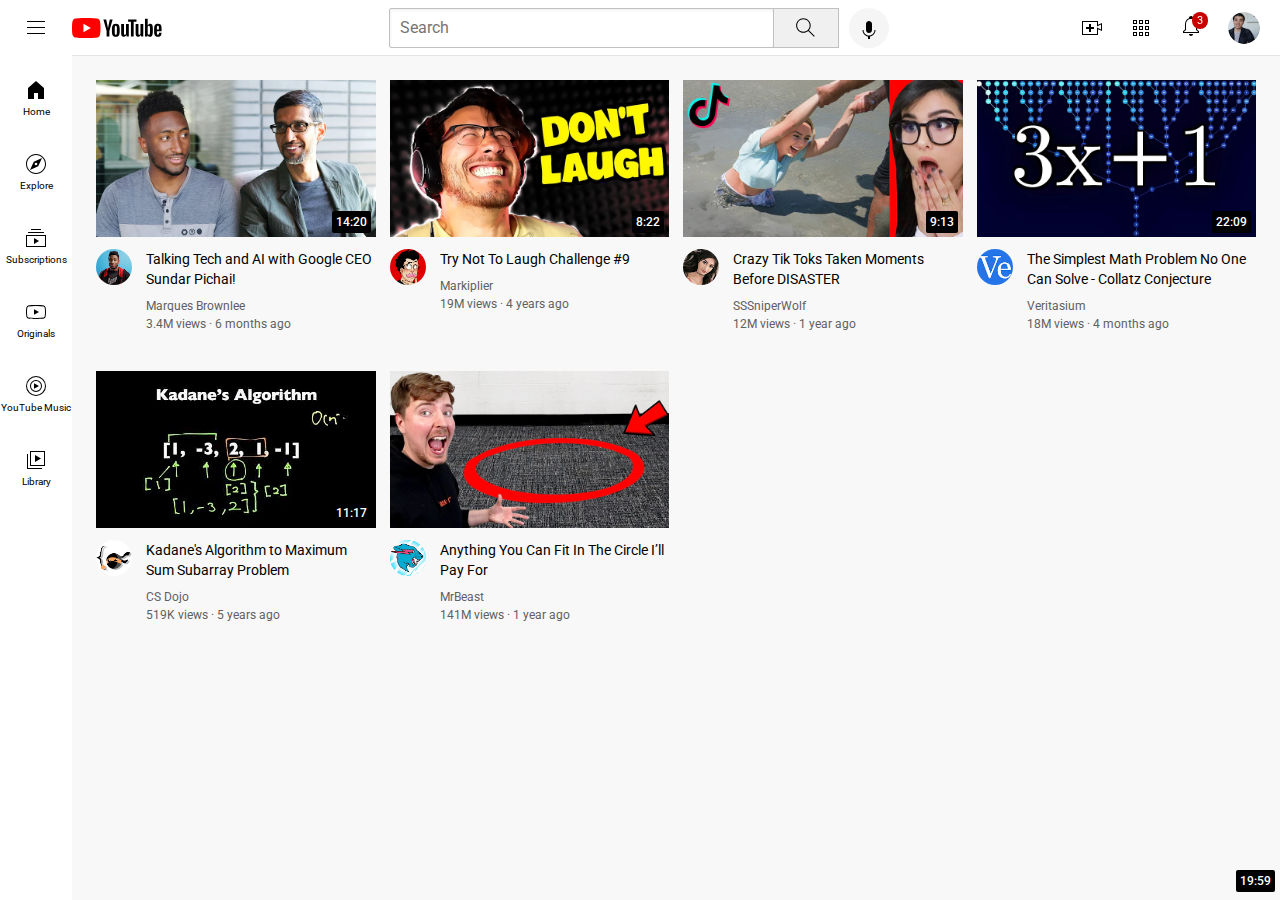
<file: index.html>
<!DOCTYPE html>
<html>
    <head>
        <title>Youtube.com Clone</title>
        <link rel="preconnect" href="https://fonts.googleapis.com">
        <link rel="preconnect" href="https://fonts.gstatic.com" crossorigin>
        <link href="https://fonts.googleapis.com/css2?family=Roboto:wght@400;500;700&display=swap" rel="stylesheet">
        
        <link rel="stylesheet" href="styles/general.css">
        <link rel="stylesheet" href="styles/video.css">
        <link rel="stylesheet" href="styles/header.css">
        <link rel="stylesheet" href="styles/sidebar.css">
    </head>
    <body>
        <div class="header">
            <div class="left-section">
                <img class="hamburger-menu"src="icons/hamburger-menu.svg">
                <img class="youtube-logo"src="icons/youtube-logo.svg">
            </div>
            <div class="middle-section">
                <input class="search-bar" type="text" placeholder="Search">
                <button class="search-button">
                    <img class="search-icon"src="icons/search.svg">
                    <div class="tool-tip">Search</div>
                </button>
                <button class="voice-search-button">
                    <img class="voice-search-icon"src="icons/voice-search-icon.svg">
                    <div class="tool-tip">Search with your voice</div>
                </button>
            </div>
            <div class="right-section">
                <div class="upload-icon-container">
                <img class="upload-icon" src="icons/upload.svg">
                <div class="tool-tip">Create</div>
                </div>
                <img class="youtube-apps-icon" src="icons/youtube-apps.svg">
                <div class="notifications-icon-container">
                    <img class="notifications-icon" src="icons/notifications.svg">
                    <div class="notifications-count">
                        3
                    </div>
                </div>
                
                <img class="current-user-picture" src="channel-pictures/my-channel.jpeg">
            </div>
            
        </div>

        <div class="sidebar">
            <div class="sidebar-link">
                <img src="icons/home.svg">
                <div>Home</div>
            </div>
            <div class="sidebar-link">
                <img src="icons/explore.svg">
                <div>Explore</div>
            </div>
            <div class="sidebar-link">
                <img src="icons/subscriptions.svg">
                <div>Subscriptions</div>
            </div>
            <div class="sidebar-link">
                <img src="icons/originals.svg">
                <div>Originals</div>
            </div>
            <div class="sidebar-link">
                <img src="icons/youtube-music.svg">
                <div>YouTube Music</div>
            </div>
            <div class="sidebar-link">
                <img src="icons/library.svg">
                <div>Library</div>
            </div>
        </div>
        
        <div class="video-grid">
        <div class="video-preview">
        <div class="thumbnail-row">
            <img class="thumbnail" src="thumbnails/thumbnail-1.webp">
            <div class="video-time">
                 14:20
            </div>
        </div>
        <div class="video-info-grid">
            <div class="channel-picture">
                <img class="profile-picture" src="channel-pictures/channel-1.jpeg">
            </div>
            <div class="video-info">
                <p class="video-title">
                    Talking Tech and AI with Google CEO Sundar Pichai!
                </p>
                <p class="video-author">
                    Marques Brownlee
                </p>
                <p class="video-stats">
                    3.4M views &#183;  6 months ago
                </p>
            </div>
            
    
        </div>
        </div>
        
        <div class="video-preview">
            <div class="thumbnail-row">
                <img class="thumbnail" src="thumbnails/thumbnail-2.webp">
                <div class="video-time">
                    8:22
               </div>
            </div>
            <div class="video-info-grid">
                <div class="channel-picture">
                    <img class="profile-picture" src="channel-pictures/channel-2.jpeg">
                </div>
                <div class="video-info">
                    <p class="video-title">
                        Try Not To Laugh Challenge #9
                    </p>
                    <p class="video-author">
                        Markiplier
                    </p>
                    <p class="video-stats">
                        19M views &#183;  4 years ago
                    </p>
                </div>
                
        
            </div>
            </div>
            <div class="video-preview">
                <div class="thumbnail-row">
                    <img class="thumbnail" src="thumbnails/thumbnail-3.webp">
                    <div class="video-time">
                        9:13
                   </div>
                </div>
                <div class="video-info-grid">
                    <div class="channel-picture">
                        <img class="profile-picture" src="channel-pictures/channel-3.jpeg">
                    </div>
                    <div class="video-info">
                        <p class="video-title">
                            Crazy Tik Toks Taken Moments Before DISASTER
                        </p>
                        <p class="video-author">
                            SSSniperWolf
                        </p>
                        <p class="video-stats">
                            12M views &#183;  1 year ago
                        </p>
                    </div>
                    
            
                </div>
                </div>
                
                <div class="video-preview">
                    <div class="thumbnail-row">
                        <img class="thumbnail" src="thumbnails/thumbnail-4.webp">
                        <div class="video-time">
                            22:09
                       </div>
                    </div>
                    <div class="video-info-grid">
                        <div class="channel-picture">
                            <img class="profile-picture" src="channel-pictures/channel-4.jpeg">
                        </div>
                        <div class="video-info">
                            <p class="video-title">
                                The Simplest Math Problem No One Can Solve - Collatz Conjecture
                            </p>
                            <p class="video-author">
                                Veritasium
                            </p>
                            <p class="video-stats">
                                18M views &#183;  4 months ago
                            </p>
                        </div>
                        
                
                    </div>
                    </div>
                    <div class="video-preview">
                        <div class="thumbnail-row">
                            <img class="thumbnail" src="thumbnails/thumbnail-5.webp">
                            <div class="video-time">
                                11:17
                           </div>
                        </div>
                        <div class="video-info-grid">
                            <div class="channel-picture">
                                <img class="profile-picture" src="channel-pictures/channel-5.jpeg">
                            </div>
                            <div class="video-info">
                                <p class="video-title">
                                    Kadane's Algorithm to Maximum Sum Subarray Problem
                                </p>
                                <p class="video-author">
                                    CS Dojo
                                </p>
                                <p class="video-stats">
                                    519K views &#183;  5 years ago
                                </p>
                            </div>
                            
                    
                        </div>
                        </div>
                        
                        <div class="video-preview">
                            <div class="thumbnail-row">
                                <img class="thumbnail" src="thumbnails/thumbnail-6.webp">
                            </div>
                            <div class="video-info-grid">
                                <div class="channel-picture">
                                    <img class="profile-picture" src="channel-pictures/channel-6.jpeg">
                                    <div class="video-time">
                                        19:59
                                   </div>
                                </div>
                                <div class="video-info">
                                    <p class="video-title">
                                        Anything You Can Fit In The Circle I’ll Pay For
                                    </p>
                                    <p class="video-author">
                                        MrBeast
                                    </p>
                                    <p class="video-stats">
                                        141M views &#183;  1 year ago
                                    </p>
                                </div>
                                
                        
                            </div>
                            </div>
                            </div>
    </body>
</html>
</file>
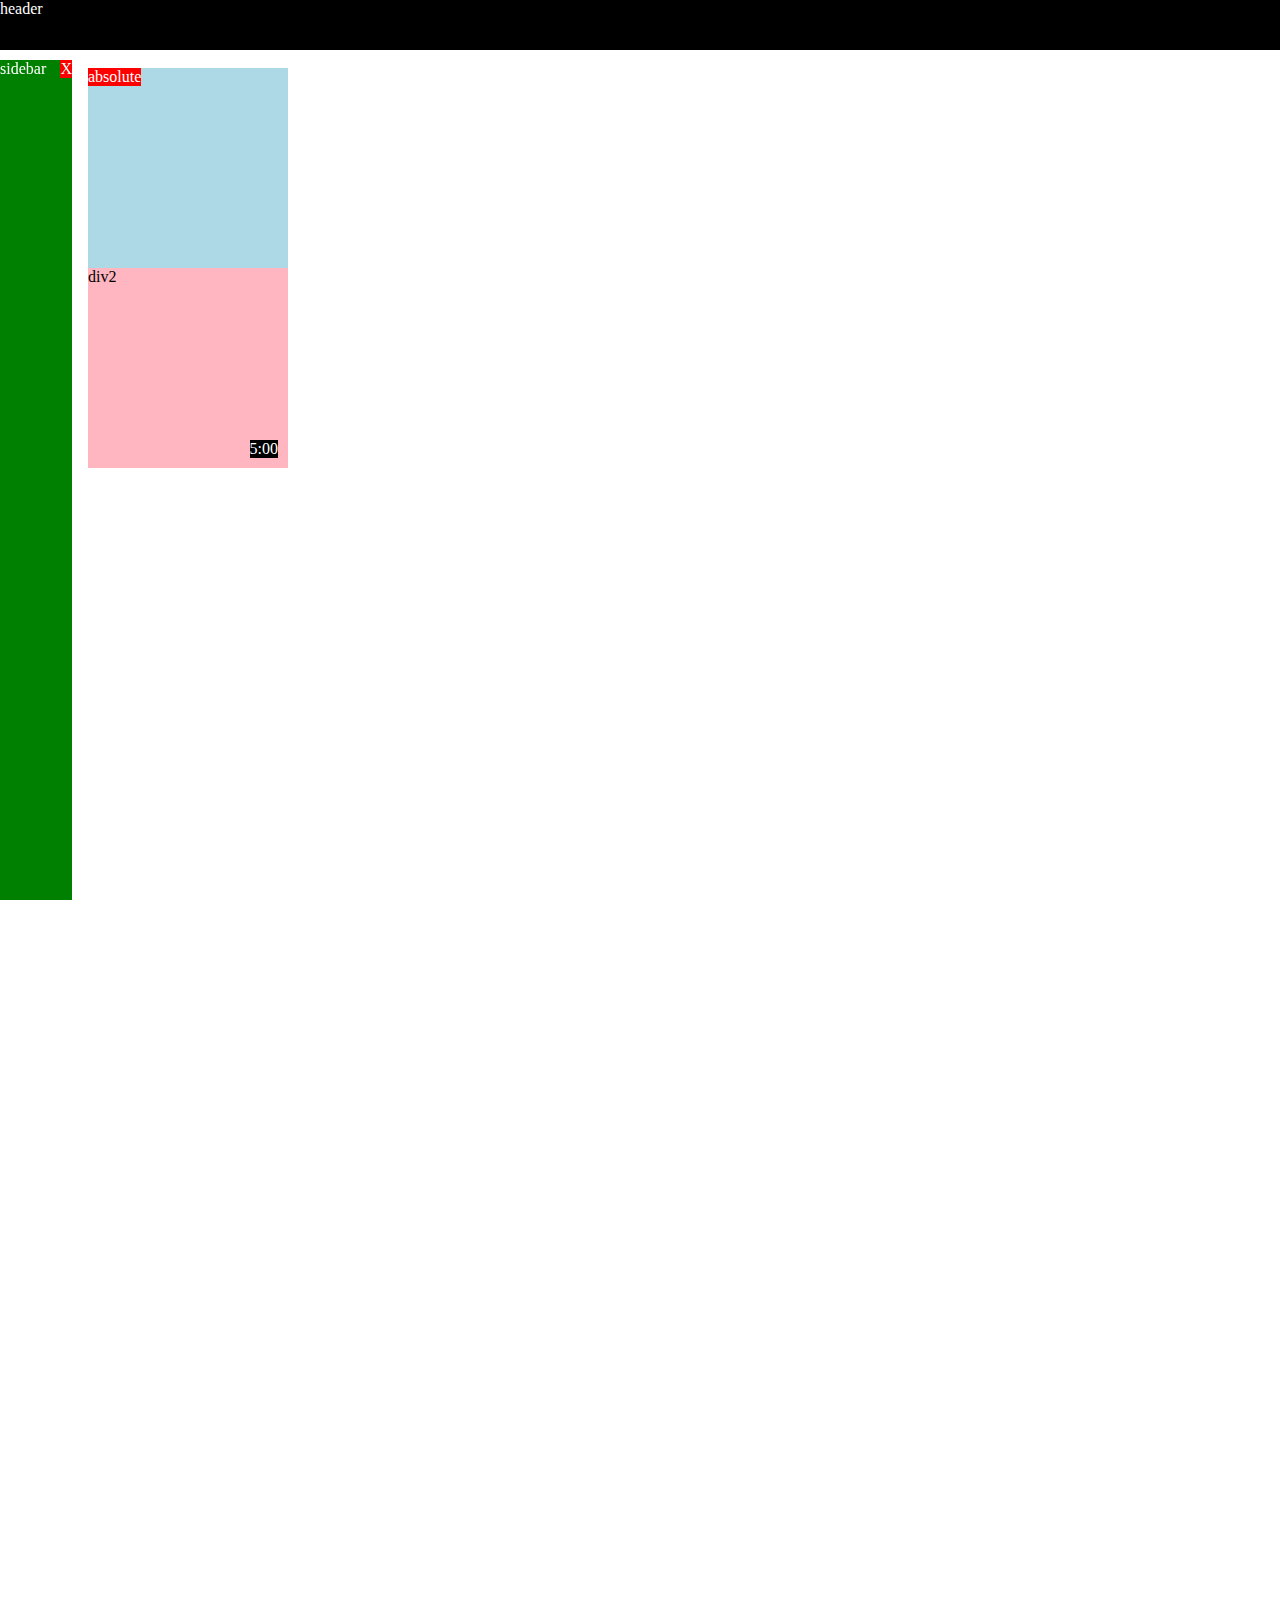
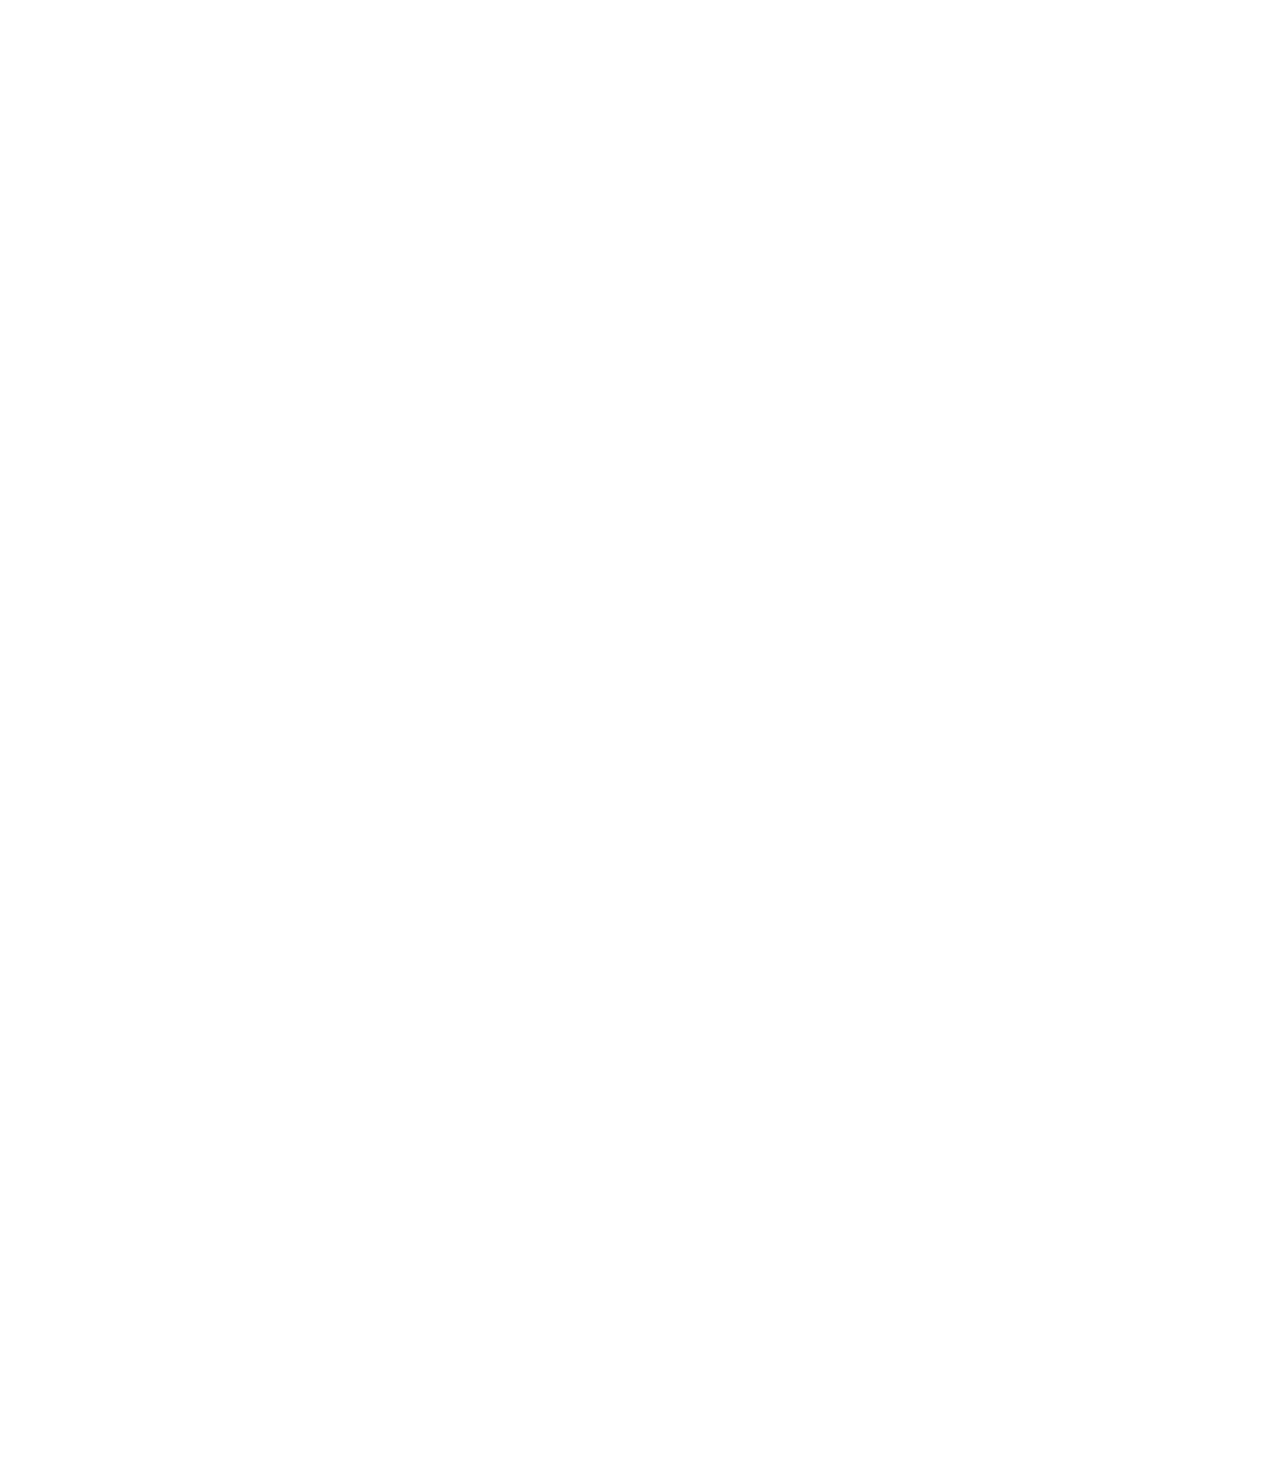
<file: position.html>
<!DOCTYPE html>
<html>
    <head>
        <title>
            Position Practice
        </title>
    </head>
    <body style="
    height: 3000px;
    padding-top: 60px;
    padding-left: 80px;">
        <div style="
        background-color: black;
        color: white;
        position: fixed;
        top:0px;
        left: 0px;
        right: 0px;
        height: 50px;
        z-index: 1;">
            header
        </div>

        <div style="
        background-color: green;
        color: white;
        position: fixed;
        left: 0;
        bottom: 0;
        top: 50px;
        width: 72px;
        top: 60px;
        right: 10px;">
          sidebar
          <div style="
        position: absolute;
        background-color: red;
        color: white;
        top: 0;
        right: 0;">
          X
        </div>
        </div>

        <div style="
        position: absolute;
        background-color: red;
        color: white;">
          absolute
        </div>

          <div style="background-color: lightblue;
          height: 200px;
          width:200px;">
            div1
          </div>
          <div style="background-color: lightpink;
          height: 200px;
          width:200px;
          position: relative;">
            div2
              <div style="
                 position: absolute;
                 background-color: black;
                 color: white;
                 bottom: 10px;
                 right: 10px;">
                    5:00
                 </div>
          </div>
    </body>
</html>
</file>
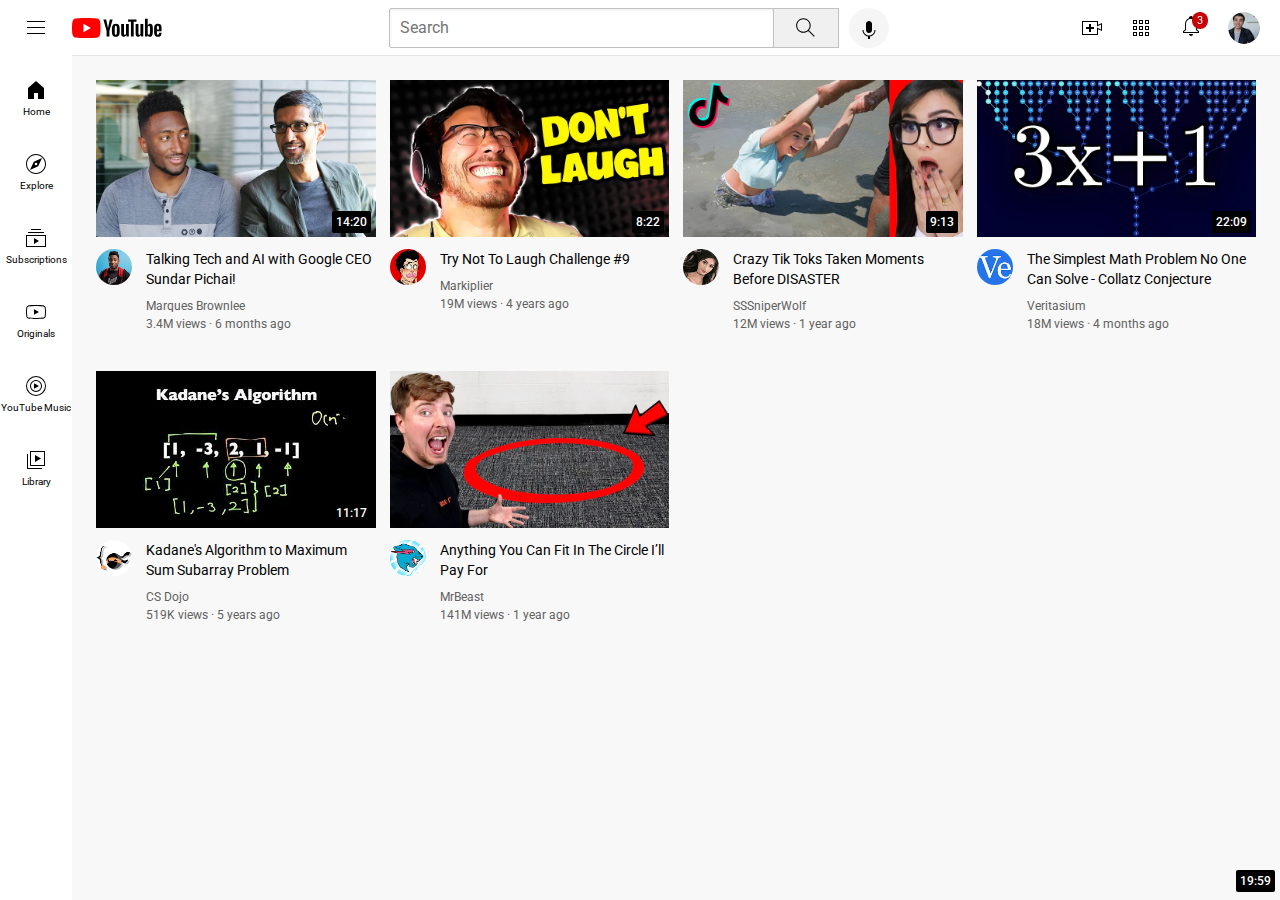
<file: youtube.html>
<!DOCTYPE html>
<html>
    <head>
        <title>Youtube.com Clone</title>
        <link rel="preconnect" href="https://fonts.googleapis.com">
        <link rel="preconnect" href="https://fonts.gstatic.com" crossorigin>
        <link href="https://fonts.googleapis.com/css2?family=Roboto:wght@400;500;700&display=swap" rel="stylesheet">
        
        <link rel="stylesheet" href="styles/general.css">
        <link rel="stylesheet" href="styles/video.css">
        <link rel="stylesheet" href="styles/header.css">
        <link rel="stylesheet" href="styles/sidebar.css">
    </head>
    <body>
        <div class="header">
            <div class="left-section">
                <img class="hamburger-menu"src="icons/hamburger-menu.svg">
                <img class="youtube-logo"src="icons/youtube-logo.svg">
            </div>
            <div class="middle-section">
                <input class="search-bar" type="text" placeholder="Search">
                <button class="search-button">
                    <img class="search-icon"src="icons/search.svg">
                    <div class="tool-tip">Search</div>
                </button>
                <button class="voice-search-button">
                    <img class="voice-search-icon"src="icons/voice-search-icon.svg">
                    <div class="tool-tip">Search with your voice</div>
                </button>
            </div>
            <div class="right-section">
                <div class="upload-icon-container">
                <img class="upload-icon" src="icons/upload.svg">
                <div class="tool-tip">Create</div>
                </div>
                <img class="youtube-apps-icon" src="icons/youtube-apps.svg">
                <div class="notifications-icon-container">
                    <img class="notifications-icon" src="icons/notifications.svg">
                    <div class="notifications-count">
                        3
                    </div>
                </div>
                
                <img class="current-user-picture" src="channel-pictures/my-channel.jpeg">
            </div>
            
        </div>

        <div class="sidebar">
            <div class="sidebar-link">
                <img src="icons/home.svg">
                <div>Home</div>
            </div>
            <div class="sidebar-link">
                <img src="icons/explore.svg">
                <div>Explore</div>
            </div>
            <div class="sidebar-link">
                <img src="icons/subscriptions.svg">
                <div>Subscriptions</div>
            </div>
            <div class="sidebar-link">
                <img src="icons/originals.svg">
                <div>Originals</div>
            </div>
            <div class="sidebar-link">
                <img src="icons/youtube-music.svg">
                <div>YouTube Music</div>
            </div>
            <div class="sidebar-link">
                <img src="icons/library.svg">
                <div>Library</div>
            </div>
        </div>
        
        <div class="video-grid">
        <div class="video-preview">
        <div class="thumbnail-row">
            <img class="thumbnail" src="thumbnails/thumbnail-1.webp">
            <div class="video-time">
                 14:20
            </div>
        </div>
        <div class="video-info-grid">
            <div class="channel-picture">
                <img class="profile-picture" src="channel-pictures/channel-1.jpeg">
            </div>
            <div class="video-info">
                <p class="video-title">
                    Talking Tech and AI with Google CEO Sundar Pichai!
                </p>
                <p class="video-author">
                    Marques Brownlee
                </p>
                <p class="video-stats">
                    3.4M views &#183;  6 months ago
                </p>
            </div>
            
    
        </div>
        </div>
        
        <div class="video-preview">
            <div class="thumbnail-row">
                <img class="thumbnail" src="thumbnails/thumbnail-2.webp">
                <div class="video-time">
                    8:22
               </div>
            </div>
            <div class="video-info-grid">
                <div class="channel-picture">
                    <img class="profile-picture" src="channel-pictures/channel-2.jpeg">
                </div>
                <div class="video-info">
                    <p class="video-title">
                        Try Not To Laugh Challenge #9
                    </p>
                    <p class="video-author">
                        Markiplier
                    </p>
                    <p class="video-stats">
                        19M views &#183;  4 years ago
                    </p>
                </div>
                
        
            </div>
            </div>
            <div class="video-preview">
                <div class="thumbnail-row">
                    <img class="thumbnail" src="thumbnails/thumbnail-3.webp">
                    <div class="video-time">
                        9:13
                   </div>
                </div>
                <div class="video-info-grid">
                    <div class="channel-picture">
                        <img class="profile-picture" src="channel-pictures/channel-3.jpeg">
                    </div>
                    <div class="video-info">
                        <p class="video-title">
                            Crazy Tik Toks Taken Moments Before DISASTER
                        </p>
                        <p class="video-author">
                            SSSniperWolf
                        </p>
                        <p class="video-stats">
                            12M views &#183;  1 year ago
                        </p>
                    </div>
                    
            
                </div>
                </div>
                
                <div class="video-preview">
                    <div class="thumbnail-row">
                        <img class="thumbnail" src="thumbnails/thumbnail-4.webp">
                        <div class="video-time">
                            22:09
                       </div>
                    </div>
                    <div class="video-info-grid">
                        <div class="channel-picture">
                            <img class="profile-picture" src="channel-pictures/channel-4.jpeg">
                        </div>
                        <div class="video-info">
                            <p class="video-title">
                                The Simplest Math Problem No One Can Solve - Collatz Conjecture
                            </p>
                            <p class="video-author">
                                Veritasium
                            </p>
                            <p class="video-stats">
                                18M views &#183;  4 months ago
                            </p>
                        </div>
                        
                
                    </div>
                    </div>
                    <div class="video-preview">
                        <div class="thumbnail-row">
                            <img class="thumbnail" src="thumbnails/thumbnail-5.webp">
                            <div class="video-time">
                                11:17
                           </div>
                        </div>
                        <div class="video-info-grid">
                            <div class="channel-picture">
                                <img class="profile-picture" src="channel-pictures/channel-5.jpeg">
                            </div>
                            <div class="video-info">
                                <p class="video-title">
                                    Kadane's Algorithm to Maximum Sum Subarray Problem
                                </p>
                                <p class="video-author">
                                    CS Dojo
                                </p>
                                <p class="video-stats">
                                    519K views &#183;  5 years ago
                                </p>
                            </div>
                            
                    
                        </div>
                        </div>
                        
                        <div class="video-preview">
                            <div class="thumbnail-row">
                                <img class="thumbnail" src="thumbnails/thumbnail-6.webp">
                            </div>
                            <div class="video-info-grid">
                                <div class="channel-picture">
                                    <img class="profile-picture" src="channel-pictures/channel-6.jpeg">
                                    <div class="video-time">
                                        19:59
                                   </div>
                                </div>
                                <div class="video-info">
                                    <p class="video-title">
                                        Anything You Can Fit In The Circle I’ll Pay For
                                    </p>
                                    <p class="video-author">
                                        MrBeast
                                    </p>
                                    <p class="video-stats">
                                        141M views &#183;  1 year ago
                                    </p>
                                </div>
                                
                        
                            </div>
                            </div>
                            </div>
    </body>
</html>
</file>
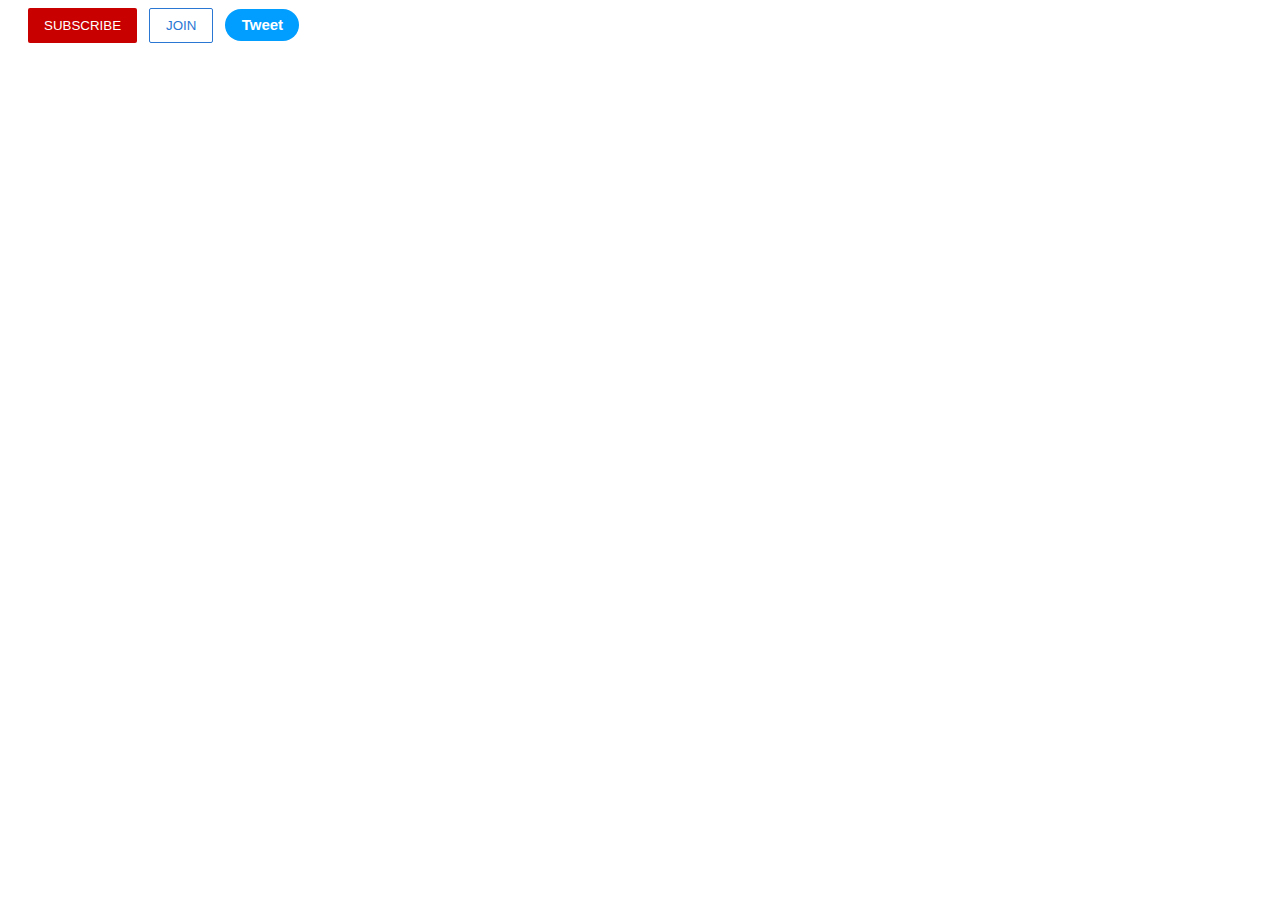
<file: intro-to-html/button.html>
<!DOCTYPE html>
<html>
    <head>
        <title>Buttons practice</title>
        <link rel="stylesheet" href="styles/button.css">
    </head>
    <body>
        <button class="subscribe-button">
        SUBSCRIBE
        </button>
        <button class="join-button">
        JOIN
        </button>
        <button class="tweet-button">
        Tweet
        </button>
    </body>
</html>
</file>
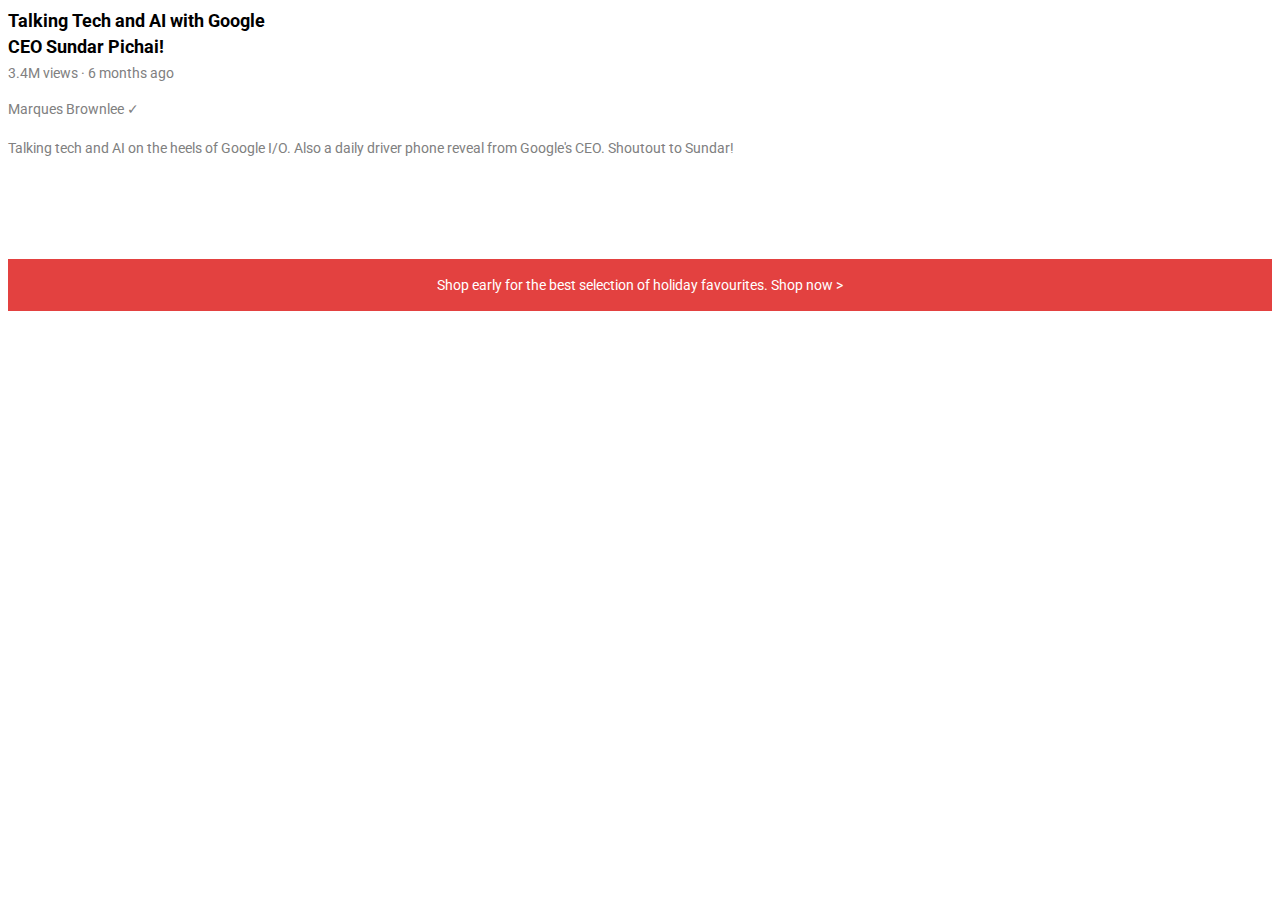
<file: intro-to-html/text.html>
<!DOCTYPE html>
<html>
    <head>
        <title>Text practice</title>
        <link rel="preconnect" href="https://fonts.googleapis.com">
        <link rel="preconnect" href="https://fonts.gstatic.com" crossorigin>
        <link href="https://fonts.googleapis.com/css2?family=Roboto:wght@400;700&display=swap" rel="stylesheet">
        <link rel="stylesheet" href="styles/text.css">
    </head>
    <body>
        <p class="video-title">
            Talking Tech and AI with Google CEO Sundar Pichai!
        </p>
        <p class="video-stats">
            3.4M views &#183; 6 months ago
        </p>
        <p class="video-author">
            Marques Brownlee &#10003;
        </p>
        <p class="video-des">
            Talking tech and AI on the heels of Google I/O. Also a daily driver phone reveal from Google's CEO. Shoutout to Sundar!
        </p>
        <p class="apple-text">
            Shop early for the best selection of holiday favourites.<span class="shop-link"> Shop now &gt;</span>
        </p>
    </body>
</html>
</file>
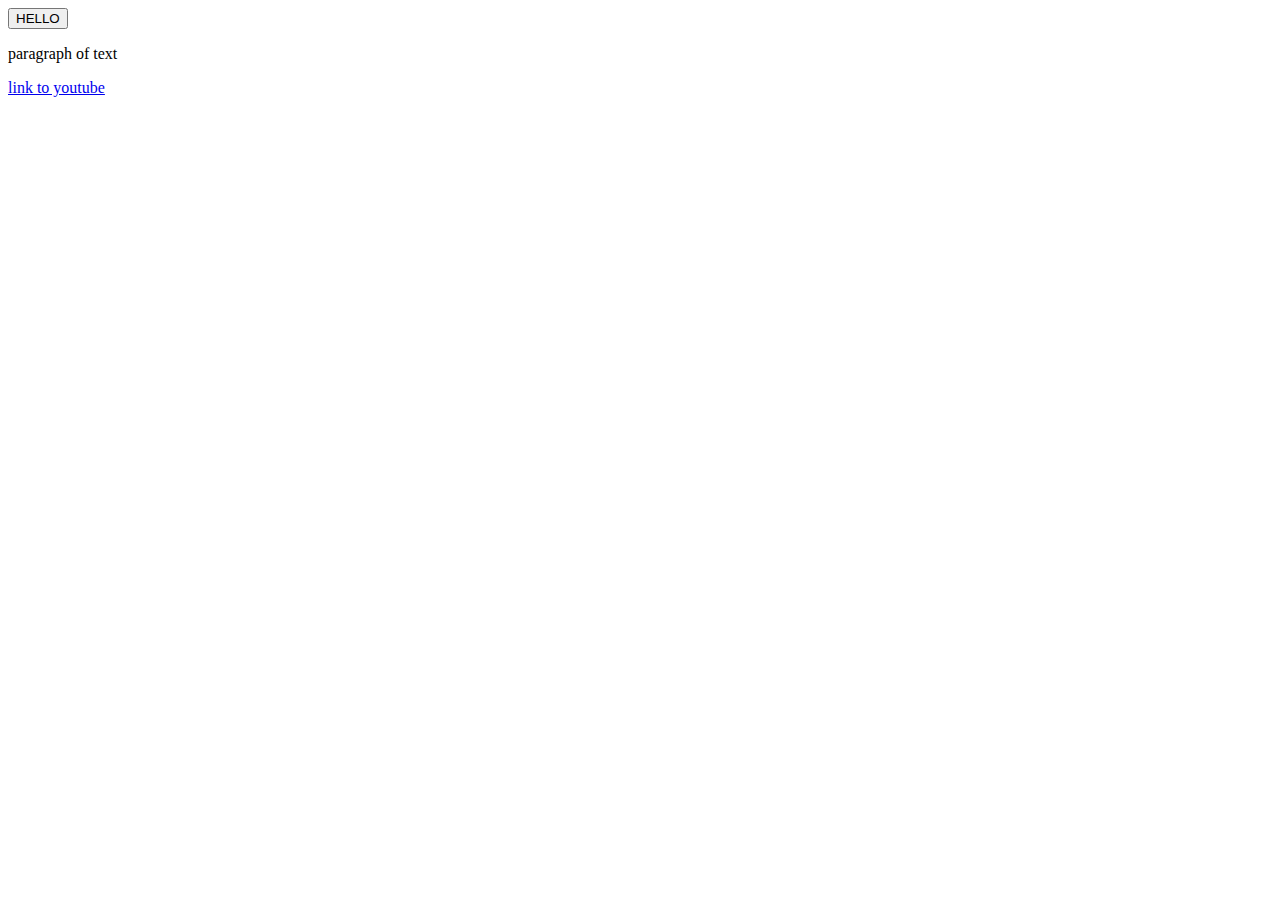
<file: intro-to-html/website.html>
<!DOCTYPE html>
<html>
    <head>
        <title>First website</title>
    </head>
    <body>
        <button>HELLO</button>
        <p>paragraph of text</p>
        <a href="https://www.youtube.com/" target="_blank">link to youtube</a>
    </body>
</html>
</file>
<file: styles/general.css>
p{
    font-family: Roboto,arial;
    margin-top: 0;
    margin-bottom: 0;
}

body{
    margin: 0;
    padding-top: 80px;
    padding-left: 96px;
    padding-right: 24px;
    background-color: rgb(248, 248, 248);
}
</file>
<file: styles/video.css>
.thumbnail
{
    width: 100%;
}

.video-title
{
    margin-top: 0;
    font-size: 14px;
    font-weight: 400;
    line-height: 20px;
    margin-bottom: 10px;
}

.video-author,
.video-stats
{
    font-size: 12px;
    color:rgb(96, 96, 96);
}
.video-author
{
    margin-bottom: 4px;
}
.video-info-grid
{
    display: grid;
    grid-template-columns: 50px 1fr;
    
}
.channel-picture
{
   
    vertical-align: top;
}
.video-grid
{
    display: grid;
    grid-template-columns: 1fr 1fr 1fr;
    column-gap: 14px;
    row-gap: 40px;
}

@media (max-width:750px)
{
    .video-grid
    {
        grid-template-columns: 1fr 1fr;
    }
}

@media (min-width:751px) and (max-width:999px)
{
    .video-grid
    {
        grid-template-columns: 1fr 1fr 1fr;
    }
}

@media (min-width:1000px)
{
    .video-grid
    {
        grid-template-columns: 1fr 1fr 1fr 1fr;
    }

}

.profile-picture
{
    width: 36px;
    border-radius: 50px;
}
.thumbnail-row
{
    margin-bottom: 8px;
    position: relative;
}

.video-time
{
    font-family: Roboto,Arial;
    font-size: 12px;
    font-weight: 500;
    padding-left: 4px;
    padding-right: 4px;
    padding-top: 4px;
    padding-bottom: 4px;
    border-radius: 2px;
    background-color: black;
    color: white;
    position: absolute;
    bottom: 8px;
    right: 5px;
}
</file>
<file: styles/header.css>
.header
{
    height: 55px;
    display: flex;
    flex-direction: row;
    justify-content: space-between;
     
    position: fixed;
    top: 0;
    left: 0;
    right: 0;

    z-index: 100;

    background-color: white;
    border-bottom-width: 1px;               
    border-bottom-style: solid;
    border-bottom-color: rgb(228,228,228);

    

}
.left-section
{
    
    display: flex;
    align-items: center;
}
.hamburger-menu
{
    height: 24px;
    margin-left: 24px;
    margin-right: 24px;
}
.youtube-logo
{
    height: 20px;
}
.middle-section
{
    
    flex:1;
    margin-left: 70px;
    margin-right: 35px;
    max-width: 500px;
    display: flex;
    align-items: center;
}
.search-bar
{
    flex: 1;
    height: 36px;
    padding-left: 10px;
    font-size: 16px;
    border-width: 1px;
    border-style:solid;
    border-color: rgb(192, 192, 192);
    border-radius: 2px;
    box-shadow: inset 1px 2px 3px rgba(0,0,0,0.05);
    width: 0;
}
.search-bar::placeholder
{
    font-family: Roboto,Arial ;
    font-size: 16px;
}
.search-button
{
    height: 40px;
    width: 66px;
    background-color:rgb(240, 240, 240);
    border-width: 1px;
    border-style: solid;
    border-color: rgb(192, 192, 192);
    margin-left: -1px;
    margin-right: 10px;
    
}

.search-button,
.voice-search-button,
.upload-icon-container
{
   position: relative;
   display: flex;
   align-items: center;
   justify-content: center;
}

.search-button .tool-tip,
.voice-search-button .tool-tip,
.upload-icon-container .tool-tip
{
    font-family: Roboto,Arial;
    position: absolute;
    background-color: gray;
    color: white;
    padding-top: 4px;
    padding-bottom: 4px;
    padding-left: 8px;
    padding-right: 8px;
    border-radius: 2px;
    font-size: 12px;
    bottom: -30px;
    opacity: 0;
    transition: opacity 0.15s;
    pointer-events: none;
    white-space: nowrap;

}

.search-button:hover .tool-tip,
.voice-search-button:hover .tool-tip,
.upload-icon-container:hover .tool-tip
{
    opacity: 1;
}
.search-icon
{
    height: 25px;
   
    
}
.voice-search-button
{
    height: 40px;
    width: 40px;
    border-radius: 20px;
    border: none;
    background-color:rgb(245, 245, 245);
}
.voice-search-icon
{
    height: 24px;
    margin-top: 4px;
    
}
.right-section
{
    
    width: 180px;
    margin-right: 20px;
    display: flex;
    align-items: center;
    justify-content: space-between;
    flex-shrink: 0;
}

.upload-icon
{
    height: 24px;
}

.youtube-apps-icon
{
    height: 24px;
}

.notifications-icon
{
    height: 24px;
}

.notifications-icon-container
{
    position: relative;
}

.notifications-count
{
    position: absolute;
    top: -2px;
    right: -5px;
    background-color: rgb(200,0,0);
    color: white;
    font-family: Roboto,Arial;
    font-size: 11px;
    padding-left: 5px;
    padding-right: 5px;
    padding-top: 2px;
    padding-bottom: 2px;
    border-radius: 10px;
}

.current-user-picture
{
    height: 32px;
    border-radius: 16px;
}
</file>
<file: styles/sidebar.css>
.sidebar
{
    position: fixed;
    left: 0;
    bottom: 0;
    top: 55px;
    width: 72px;
    background-color: white;
    z-index: 200;
    padding-top: 5px;
}
 
.sidebar-link
{
    
    height: 74px;
    display: flex;
    justify-content: center;
    align-items: center;
    flex-direction: column;
    cursor: pointer;
    
}

.sidebar-link:hover
{
    background-color: rgb(235, 235, 235);
}

.sidebar-link img
{
    height: 24px;
    margin-bottom: 4px;
}

.sidebar-link div
{
    font-family: Roboto,Arial;
    font-size: 10px;
}
</file>
<file: intro-to-html/styles/button.css>
.subscribe-button{
    background-color: rgb(200, 0, 0);
    color: white;
    border: none;
    border-radius: 2px;
    cursor: pointer;
    margin-right: 8px;
    margin-left: 20px;
    padding-left: 16px;
    padding-right: 16px;
    padding-top: 10px;
    padding-bottom: 10px;
    transition: opacity 0.15s
}
.subscribe-button:hover
{
    opacity: 0.8;
}
.subscribe-button:active
{
    opacity: 0.4;
}
.join-button{
    background-color: white;
    border-color: rgb(41, 118, 211);
    border-style: solid;
    border-width: 1px;
    color: rgb(41, 118, 211);
    border-radius: 2px;
    cursor: pointer;
    margin-right: 8px;
    transition: background-color 0.15s,
    color 0.15s;
    padding-left: 16px;
    padding-right: 16px;
    padding-top: 9px;
    padding-bottom: 9px;
}
.join-button:hover
{
    background-color: rgb(41, 118, 211);
    color: white;
}
.join-button:active{
    opacity:0.7;
}
.tweet-button{
    background-color: rgb(2, 158, 255);
    color: white;
    border: none;
    height: 32px;
    width: 74px;
    border-radius: 18px;
    font-weight: bold;
    font-size: 15px;
    cursor: pointer;
    transition: box-shadow 0.15s
   
}
.tweet-button:hover{
    box-shadow: 5px 5px 10px rgba(0,0,0,0.15);
}
</file>
<file: intro-to-html/styles/text.css>
p{
    font-family: Roboto;
    margin-top: 0;
    margin-bottom: 0;
   }
   .video-title{
     font-weight: bold;
     font-size: 18px;
     width: 280px;
     line-height: 26px;
     margin-bottom: 5px;
     
   }
   .video-stats{
    font-size: 14px;
    color: rgb(128, 128, 128);
    margin-bottom: 20px;
   }
   .video-author{
    color: rgb(128, 128, 128);
    font-size: 14px;
    margin-bottom: 20px;
   }
   .video-des{
    width: 280;
    color: rgb(128, 128, 128);
    font-size: 14px;
    line-height: 22px;
    margin-bottom: 100px;
   }
   .apple-text{
    margin-bottom: 50px;
    font-size: 14px;
    background-color: rgb(227, 65, 64);
    color: white;
    text-align: center;
    padding-top: 18px;
    padding-bottom: 18px;
   }
   .shop-link{
         cursor: pointer;
   }
   .shop-link:hover{
        text-decoration: underline;
   }
</file>
